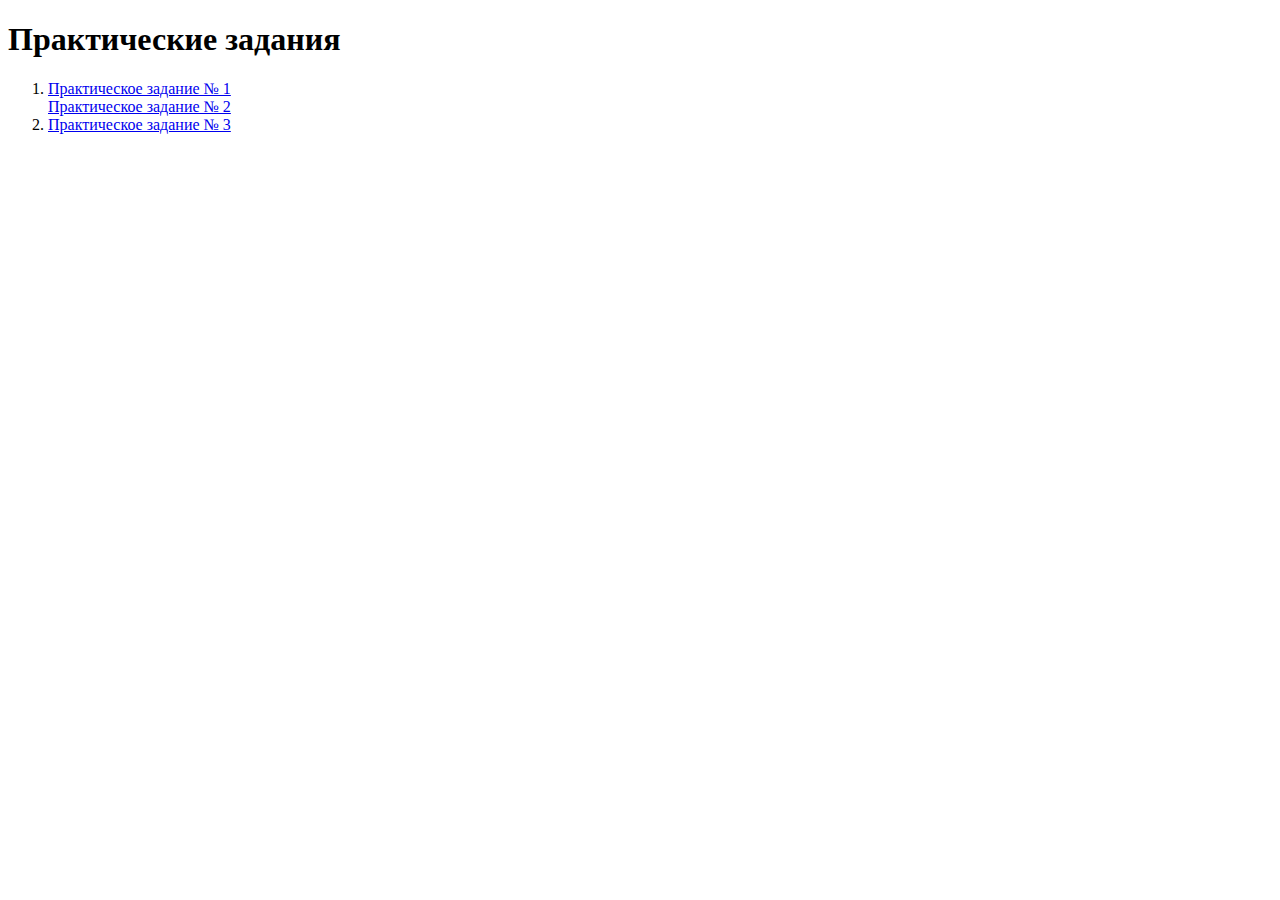
<file: index.html>
<!DOCTYPE html>
<html lang="en">
<head>
    <meta charset="UTF-8">
    <meta name="viewport" content="width=device-width, initial-scale=1.0">
    <title>Практические задания</title>
</head>

<body>
    <h1>Практические задания</h1>
</ol>
<ol>
    <li><a href="task1.html">Практическое задание № 1</a></li>
    <l1><a href="task2.html">Практическое задание № 2</a></li>
    <li><a href="task3.html">Практическое задание № 3</a></li>
</ol>
</html>
</file>
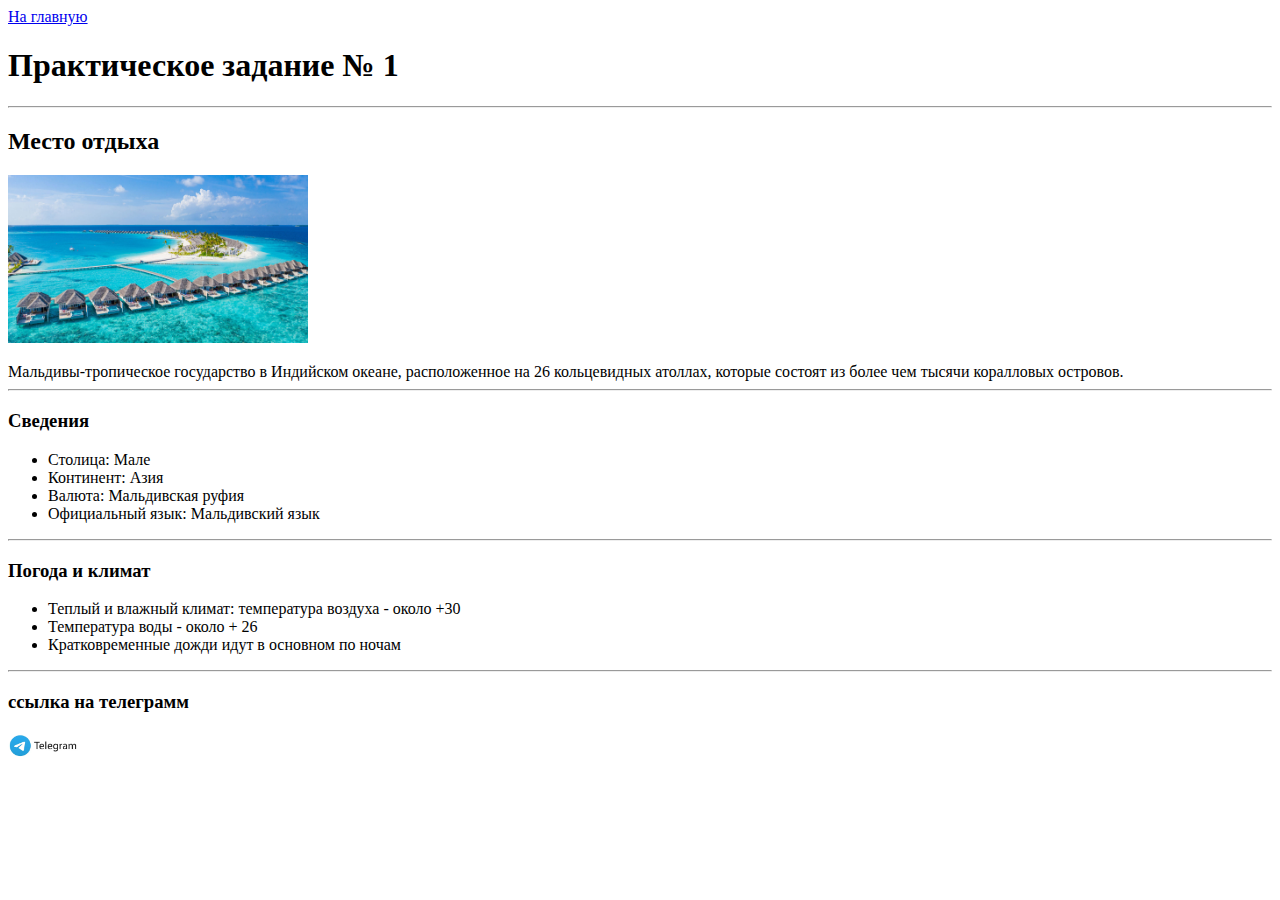
<file: task1.html>
<!DOCTYPE html>
<html lang="en">
<head>
    <meta charset="UTF-8">
    <meta name="viewport" content="width=device-width, initial-scale=1.0">
    <title>Практические задания № 1</title>
</head>
<body>
    <a href="index.html">На главную</a>
  <h1>Практическое задание № 1 </h1>
 <hr>
<h2>Место отдыха</h2>
<img width="300" src="AA1v2RRz.jpg" alt="изображение места">
</body><p></p>Мальдивы-тропическое государство в Индийском океане, расположенное на 26 кольцевидных атоллах, которые состоят из более чем тысячи коралловых островов.
<hr>
<h3>Сведения</h3>
<ul>
<li>Столица: Мале</li>
<li>Континент: Азия</li>
<li>Валюта: Мальдивская руфия</li>
<li>Официальный язык: Мальдивский язык</li>
</ul>
<hr>
<h3>Погода и климат</h3>
<ul>
<li>Теплый и влажный климат: температура воздуха - около +30</li>
    <li>Температура воды  - около + 26</li>
        <li>Кратковременные дожди идут в основном по ночам</li>
</ul>
<hr>
<h3>ссылка на телеграмм </h3>
<a href="https://t.me/tourfirma38">
<img width="70" src="i (1).webp" alt="ссылка на телеграмм">
</a>



        








</html>
</file>
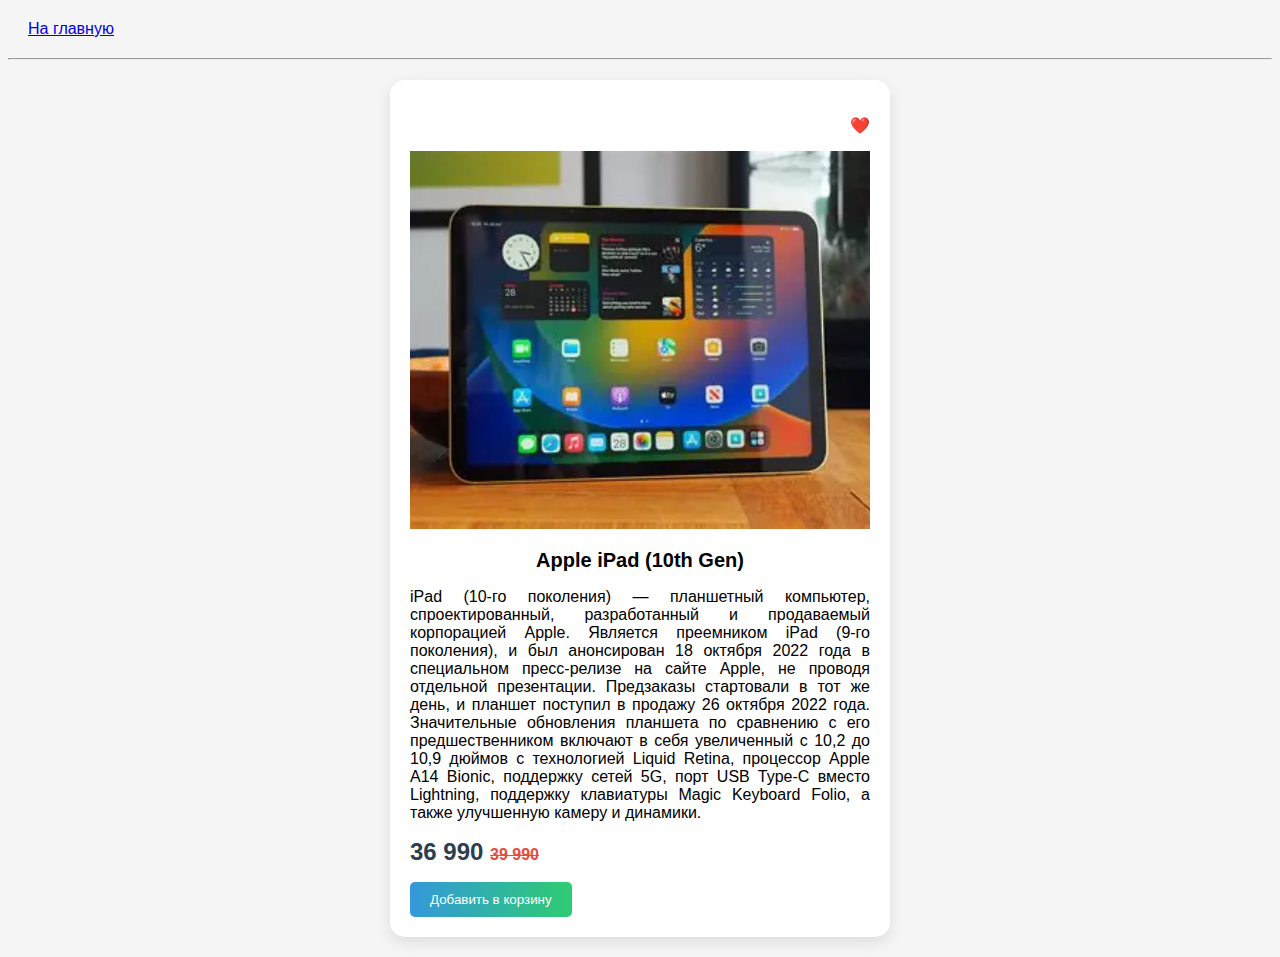
<file: task2.html>
<!DOCTYPE html>
<html lang="en">
<head>
    <meta charset="UTF-8">
    <meta name="viewport" content="width=device-width, initial-scale=1.0">
    <title>Практическое задание № 2</title>
    <link rel="stylesheet" href="task2.css">
</head>
<body>
    <a class="back-to-main" href="index.html">На главную</a>
    <hr>
    <div class="card">
        <p class="favorite">
            <a href="#">❤️</a>
        </p>
        <img src="2 картинки/ай пад 10.webp" alt="">
        <h3>Apple iPad (10th Gen)</h3>
        <p class="info">iPad (10-го поколения) — планшетный компьютер, спроектированный, разработанный и продаваемый корпорацией Apple. Является преемником iPad (9-го поколения), и был анонсирован 18 октября 2022 года в специальном пресс-релизе на сайте Apple, не проводя отдельной презентации. Предзаказы стартовали в тот же день, и планшет поступил в продажу 26 октября 2022 года.

Значительные обновления планшета по сравнению с его предшественником включают в себя увеличенный с 10,2 до 10,9 дюймов с технологией Liquid Retina, процессор Apple A14 Bionic, поддержку сетей 5G, порт USB Type-C вместо Lightning, поддержку клавиатуры Magic Keyboard Folio, а также улучшенную камеру и динамики.</p>
<p class="price">36 990 <span class="old-price">39 990</span></p>
<button>Добавить в корзину</button>

    </div>
 
</body>

</html>
</file>
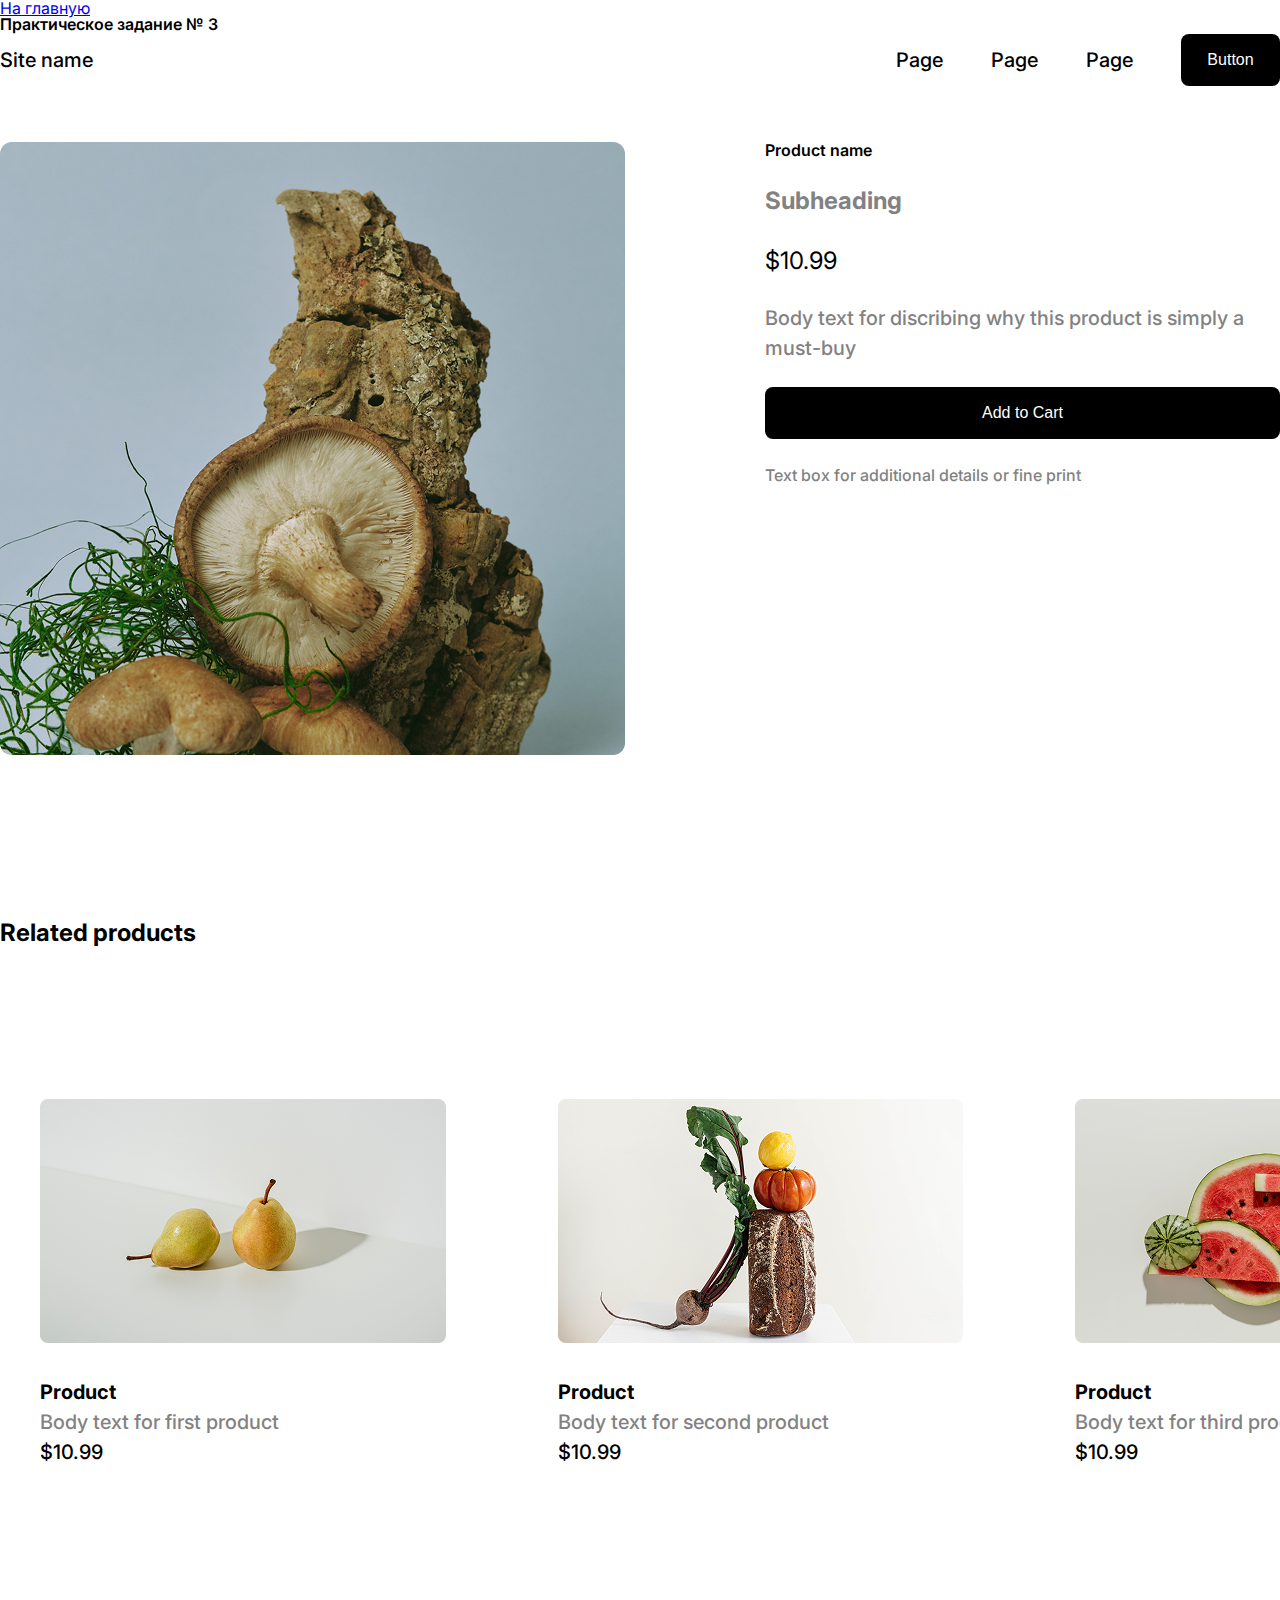
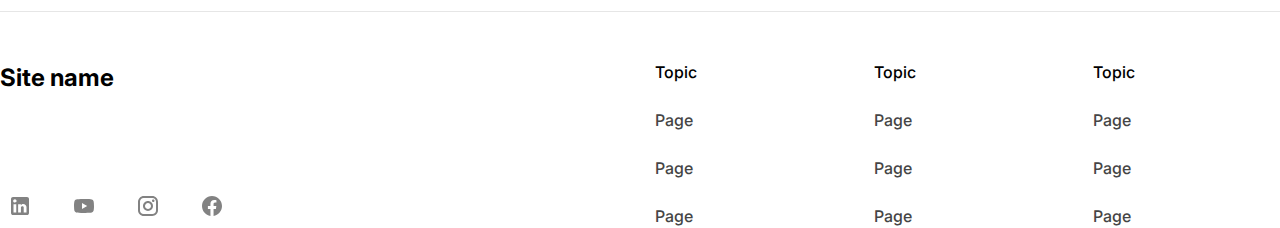
<file: task3.html>
<!DOCTYPE html>
<html lang="en">
<head>
    <meta charset="UTF-8">
    <meta name="viewport" content="width=device-width, initial-scale=1.0">
</head><title>Практическое задание № 3</title>
</head>
<body>
    <a href="index.html">На главную</a>
  <h1>Практическое задание № 3 </h1>
  <link rel="stylesheet" href="task3.css">
  <link rel="stylesheet" href="reset.css">
<body>
  <header>
    <a class="logo" href="#">
    Site name
  </a>
  <nav>
    <a href="#">Page</a>
    <a href="#">Page</a>
    <a href="#">Page</a>
    <button>Button</button>
  </nav>
  </header>
    <main>
      <section class="hero-product">
        <img src="Image-3.png" alt="">
<div class="hero-product-description">
  <h1>Product name</h1>
  <h2>Subheading</h2>
  <p class="hero-product-price">$10.99</p>
<p class="hero-product-about">Body text for discribing why this product is simply a must-buy</p>
<button>Add to Cart</button>
<p class="hero-product-additional-details">Text box for additional details or fine print</p>
</div>
      </section>
      <section class="hero-product">
 </section>
<section class="products">
  <h2>Related products</h2>
  <div class="product-cards">
   <figure class="product-card">
      <img src="Image.png" alt="">
       <figcaption>
      <h3>Product</h3>
      <p class="product-card-about">Body text for first product</p>
      <p class="product-card-price">$10.99</p>
      </figcaption>
    </figure> 
    <figure class="product-card">
      <img src="Image-2.png" alt="">
       <figcaption>
      <h3>Product</h3>
      <p class="product-card-about">Body text for second product</p>
      <p class="product-card-price">$10.99</p>
      </figcaption>
    </figure>
<figure class="product-card">
      <img src="Image-1.png" alt="">
       <figcaption>
      <h3>Product</h3>
      <p class="product-card-about">Body text for third product</p>
      <p class="product-card-price">$10.99</p>
      </figcaption>
    </figure>
  </div>
</section>
    </main>
    <footer>
      <div class="footer-info">
      <h2>Site name</h2>
      <div class="Social-media">
        <a href="#"><img src="Icon-1.svg" alt=""></a>
        <a href="#"><img src="Icon-2.svg" alt=""></a>
        <a href="#"><img src="Icon-3.svg" alt=""></a>
        <a href="#"><img src="Icon.svg" alt=""></a>
        </div>
      </div>
      <div class="footer-links">
        <ul class="footer-links-list">
          <h3>Topic</h3>
          <li><a href="#">Page</a></li>
          <li><a href="#">Page</a></li>
          <li><a href="#">Page</a></li>
        </ul>
        <ul class="footer-links-list">
          <h3>Topic</h3>
          <li><a href="#">Page</a></li>
          <li><a href="#">Page</a></li>
          <li><a href="#">Page</a></li>
        </ul>
        <ul class="footer-links-list">
          <h3>Topic</h3>
          <li><a href="#">Page</a></li>
          <li><a href="#">Page</a></li>
          <li><a href="#">Page</a></li>
        </ul>
      </div>
    </footer>
</body>
</html>
</file>
<file: task2.css>
*{font-family: Arial, Helvetica, sans-serif;
padding: 0;
box-sizing: border-box;
}
.back-to-main{
    display: block;
    margin: 20px;
    width: max-content;
}
body {
    background: #f5f5f5;
}
.card{
    max-width: 500px;
    width: 100%;
    background: white;
    margin: 20px auto;
    padding: 20px;
    border-radius: 15px;
    box-shadow: 0px 5px 15px rgba(0, 0, 0, .1);
    transition: 0.3s;
}
.card:hover{
    transform: scale(1.02);
}
.card .favorite{
    text-align: right;
}
.card .favorite a{
    text-decoration: none;}
    .card img{
        width: 100%;
    }
    .card h3{
        margin: 16px 0px;
        font-size: 20px;
        text-align: center;
    }
    .card .info{
        line-height: 1,5;
        text-align: justify;
        margin: 16px 0px;
    }
    .card .price{
        font-weight: bold;
        color: #2c3e50;
        font-size: 24px;
        margin: 16px 0px;
    }
    .card .old-price{
        color: #e74c3c;
        text-decoration: line-through;
        font-size: 16px;
    }
    .card button{
        background: linear-gradient(to right, #3498db, #2ecc71);
        color: white;
        border: none;
        padding: 10px 20px;
        border-radius: 5px;
        cursor: pointer;
    }
    .card button:hover{
        filter: brightness(0.95);
    }
</file>
<file: task3.css>
@import url('https://fonts.googleapis.com/css2?family=Inter:ital,opsz,wght@0,14..32,100..900;1,14..32,100..900&display=swap');
</style>

* {
    box-sizing: border-box;
}
body {
    font-family:"Inter", sans-serif; 
    max-width: 1440px;
    margin: 0 auto;
    padding: 56px 80px;
}
header{
    display: flex;
    justify-content: space-between;
    align-items: center;
}
.logo, header nav a,
.hero-product-about,
.hero-product-additional-details,
.product-card figcaption
{
    color: black;
    text-decoration: none;
    font-weight: 500;
    font-size: 20px;
    line-height: 150%;
}
header nav{
    display: flex;
    gap: 48px;
    align-items: center;
}
header button, .hero-product-description button {
    background: black;
    color: white;
    width: 99px;
    height: 52px;
    border-radius: 8px;
    border: none;
    cursor: pointer;
    font-size: 16px;
    font-weight: 500;
}
.hero-product{
margin: 56px 0px 80px;
display: flex;
justify-content: space-between;
}
.hero-product-description{
display: flex;
flex-direction: column;
gap: 24px;
max-width: 515px;
}
h1{
    font-size: 40px;
    font-weight: 600;
    line-height: 110%;
}
.hero-product-description h2, .hero-product-price,
.footer-info h2 {
    font-size: 24px;
    line-height: 150%;

}
.hero-product-description h2, 
.hero-product-about,
.hero-product-additional-details,
.product-card-about
{

    color: #828282;
}
.hero-product-description button {
width: unset;
}
.hero-product-additional-details{
    font-size: 16px ;
}
.products{
font-size: 24px;
    line-height: 150%;
}
.product-cards{
    margin: 124px 0px 120px;
    display: flex;
    gap: 32px;
}
.product-card{
    flex: auto;
}
.product-card figcaption{
margin-top: 24px;
}
footer{
    display: flex;
    justify-content: space-between;
    border-top: 1px solid #E6E6E6;
    padding-top: 48px;
}
.footer-links{
    display: flex;
    gap: 32px;
}
.footer-links-list{
    display: flex;
    flex-direction: column;
    gap: 24px;
    width: 187px;
}
.footer-links-list a, .footer-links h3{
    font-weight: 500;
    line-height: 150%;
    color: #454545;
    text-decoration: none;}
    .footer-links h3{
        color: black;
    }
 .footer-info{
    display: flex;
    justify-content:space-between;
    flex-direction: column;
 }  
 .Social-media{
    display: flex;
    align-items: center;
    gap: 24px;
 }
 .Social-media img:hover{
    filter: brightness(50%);
 }
</file>
